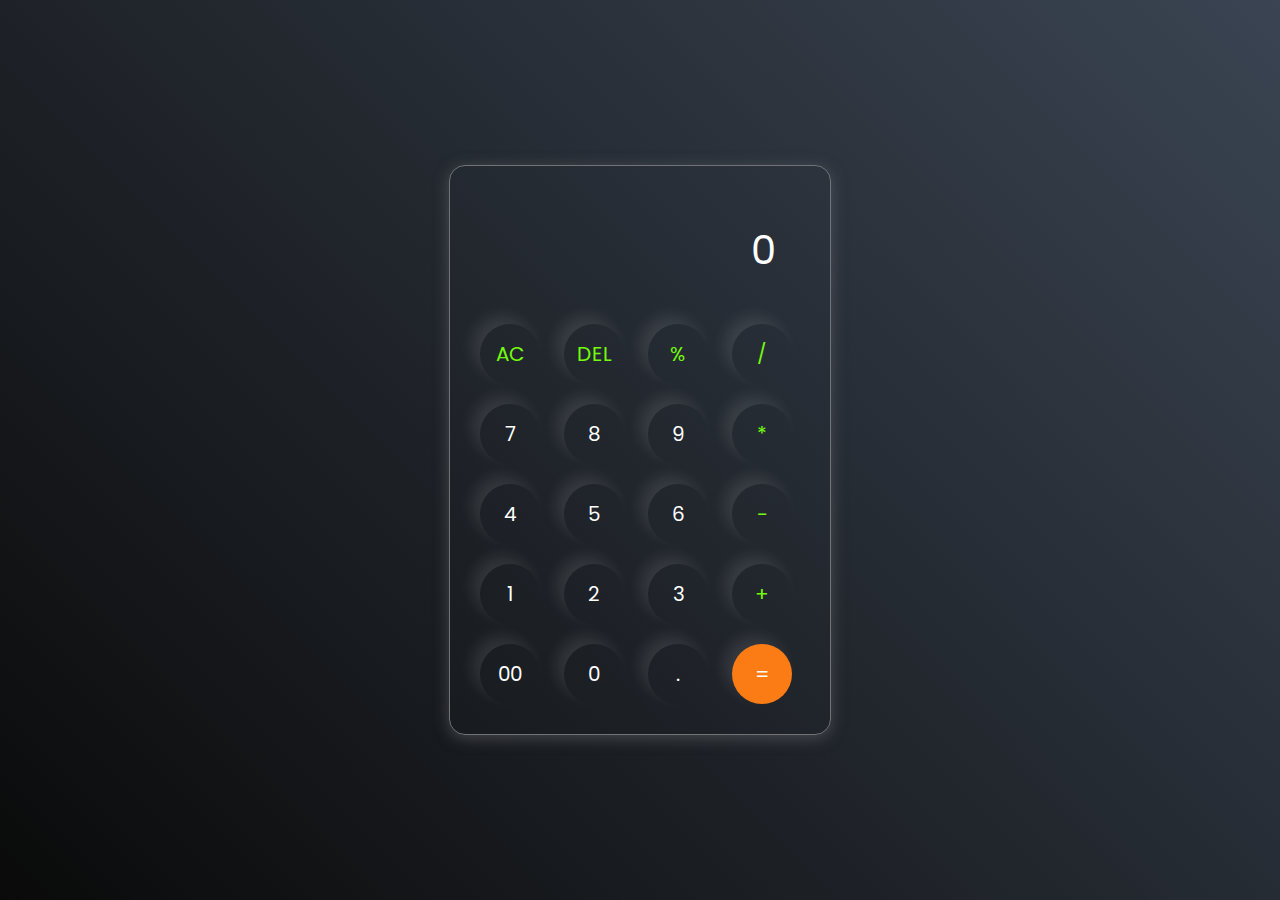
<file: index.html>
<!DOCTYPE html>
<html lang="en">
  <head>
    <meta charset="UTF-8" />
    <meta http-equiv="X-UA-Compatible" content="IE=edge" />
    <meta name="viewport" content="width=device-width, initial-scale=1.0" />
    <link rel="stylesheet" href="style.css" />
    <title>Calculator ::-:: Jaspreet Singh</title>

  </head>
  <body>

    <div class="container">
      <div class="calculator">
        <input type="text" id="inputBox" placeholder="0" />
        <div>
          <button class="button operator">AC</button>
          <button class="button operator">DEL</button>
          <button class="button operator">%</button>
          <button class="button operator">/</button>
        </div>
        <div>
          <button class="button">7</button>
          <button class="button">8</button>
          <button class="button">9</button>
          <button class="button operator">*</button>
        </div>
        <div>
          <button class="button">4</button>
          <button class="button">5</button>
          <button class="button">6</button>
          <button class="button operator">-</button>
        </div>
        <div>
          <button class="button">1</button>
          <button class="button">2</button>
          <button class="button">3</button>
          <button class="button operator">+</button>
        </div>

        <div>
          <button class="button">00</button>
          <button class="button">0</button>
          <button class="button">.</button>
          <button class="button equalBtn">=</button>
        </div>
      </div>
    </div>

    <script src="script.js"></script>
  </body>
</html>
</file>
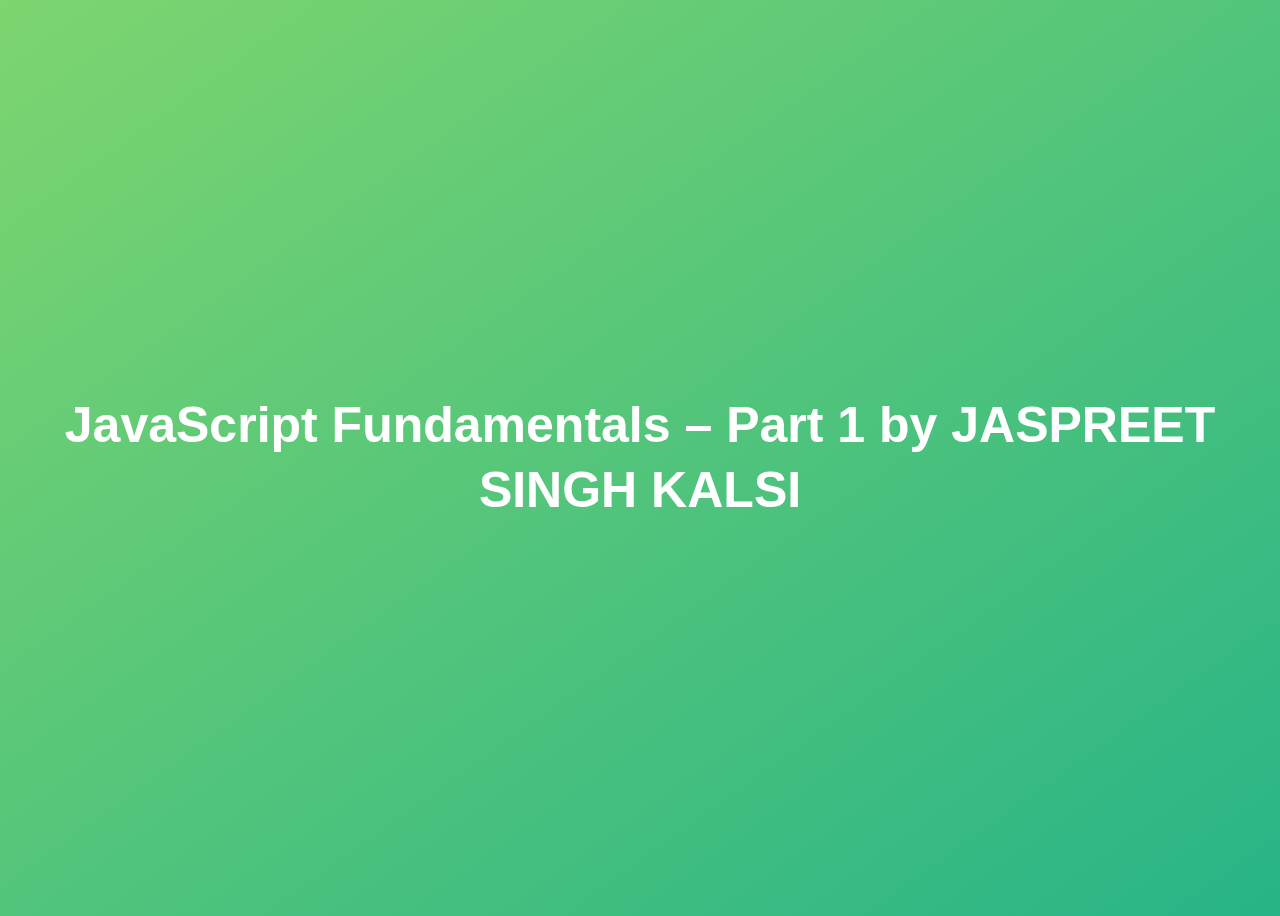
<file: first.html>
<!DOCTYPE html>
<html lang="en">
  <head>
    <meta charset="UTF-8" />
    <meta name="viewport" content="width=device-width, initial-scale=1.0" />
    <meta http-equiv="X-UA-Compatible" content="ie=edge" />
    <title>JavaScript Fundamentals – Part 1</title>
    <style>
      body {
        height: 100vh;
        display: flex;
        align-items: center;
        background: linear-gradient(to top left, #28b487, #7dd56f);
      }
      h1 {
        font-family: sans-serif;
        font-size: 50px;
        line-height: 1.3;
        width: 100%;
        padding: 30px;
        text-align: center;
        color: white;
      }
    </style>
  </head>
  <body>
    <h1>JavaScript Fundamentals – Part 1 by JASPREET SINGH KALSI </h1>
  </body>
</html>
</file>
<file: style.css>
@import url('https://fonts.googleapis.com/css2?family=Poppins:wght@500&display=swap');

*{
    margin: 0;
    padding: 0;
    box-sizing: border-box;
    font-family: 'Poppins', sans-serif;
}

body{
    width: 100%;
    height: 100vh;
    display: flex;
    justify-content: center;
    align-items: center;
    background: linear-gradient(45deg, #0a0a0a, #3a4452);
}

.calculator{
    border: 1px solid #717377;
    padding: 20px;
    border-radius: 16px;
    background: transparent;
    box-shadow: 0px 3px 15px rgba(113, 115, 119, 0.5);

}

input{
    width: 320px;
    border: none;
    padding: 24px;
    margin: 10px;
    background: transparent;
    box-shadow: 0px 3px 15px rgbs(84, 84, 84, 0.1);
    font-size: 40px;
    text-align: right;
    cursor: pointer;
    color: #ffffff;
}

input::placeholder{
    color: #ffffff;
}

button{
    border: none;
    width: 60px;
    height: 60px;
    margin: 10px;
    border-radius: 50%;
    background: transparent;
    color: #ffffff;
    font-size: 20px;
    box-shadow: -8px -8px 15px rgba(255, 255, 255, 0.1);
    cursor: pointer;
}

.equalBtn{
    background-color: #fb7c14;
}

.operator{
    color: #73fa0d;
}
</file>
